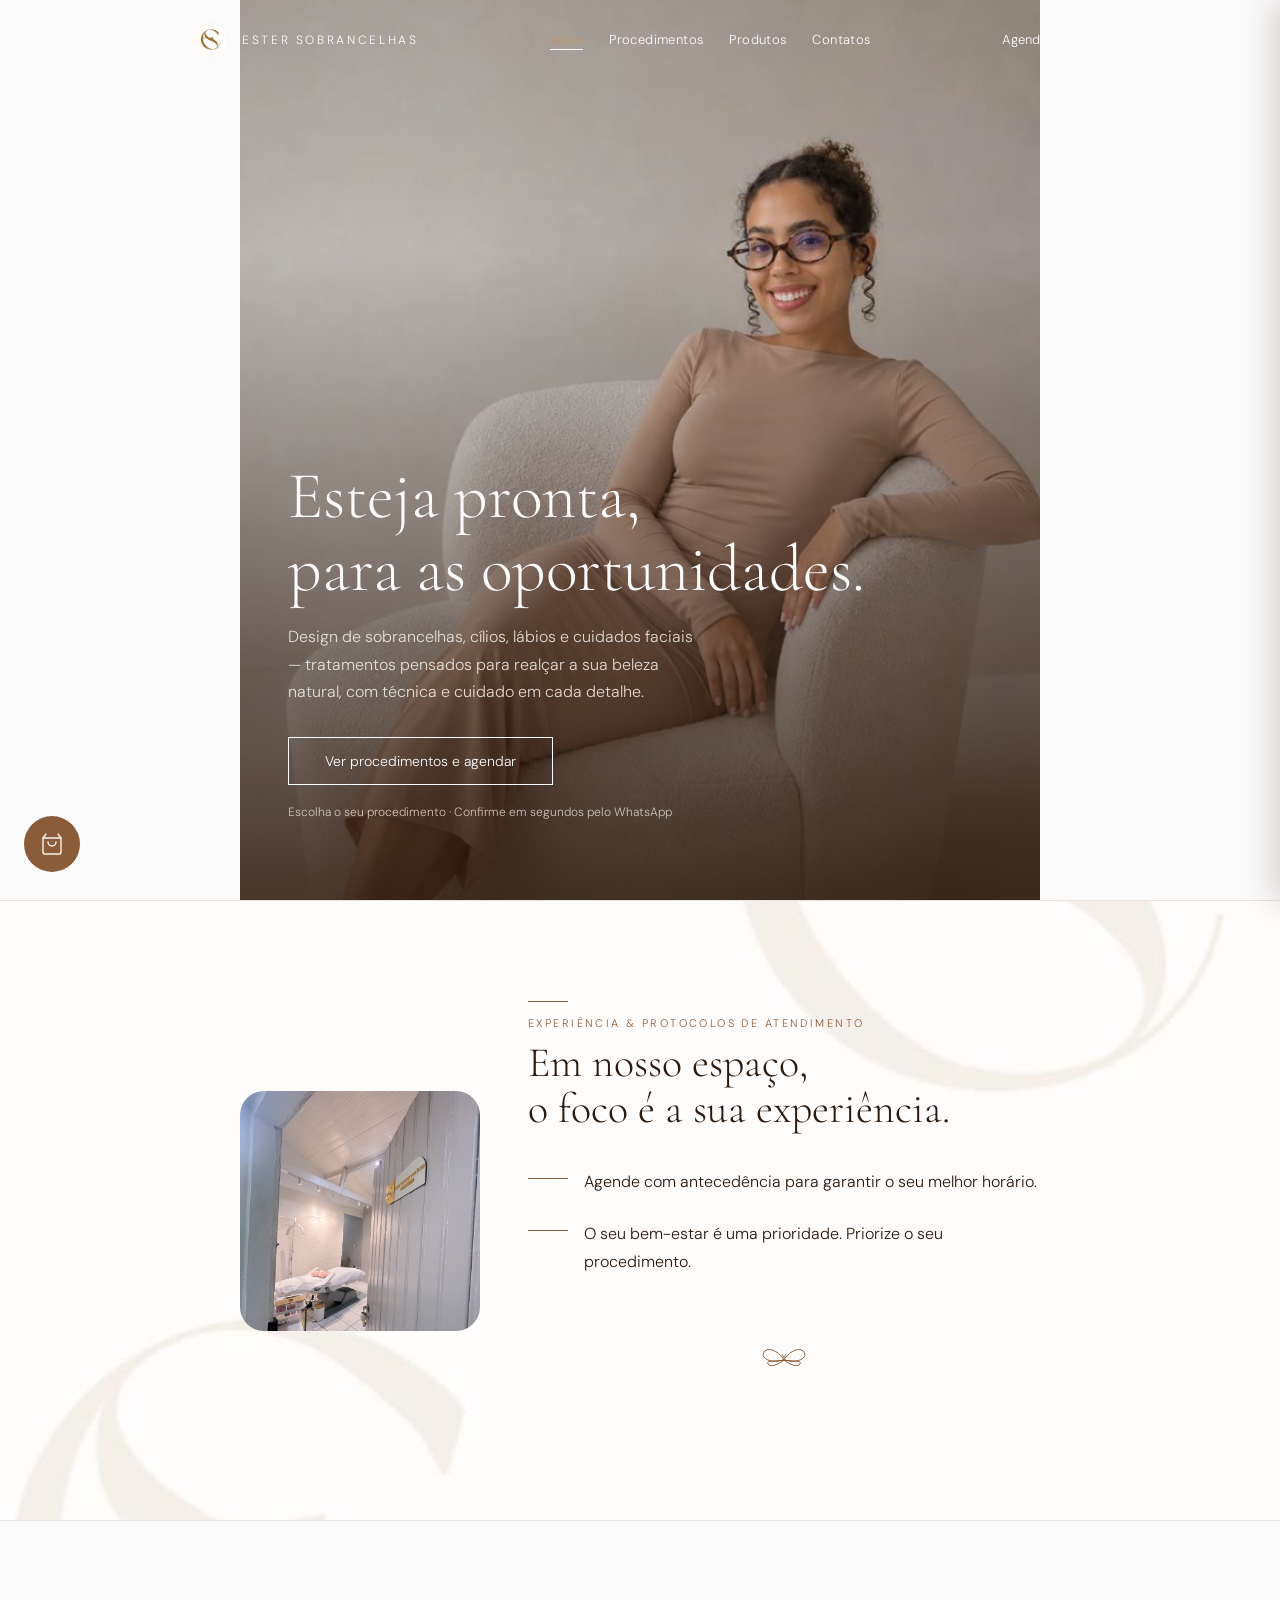
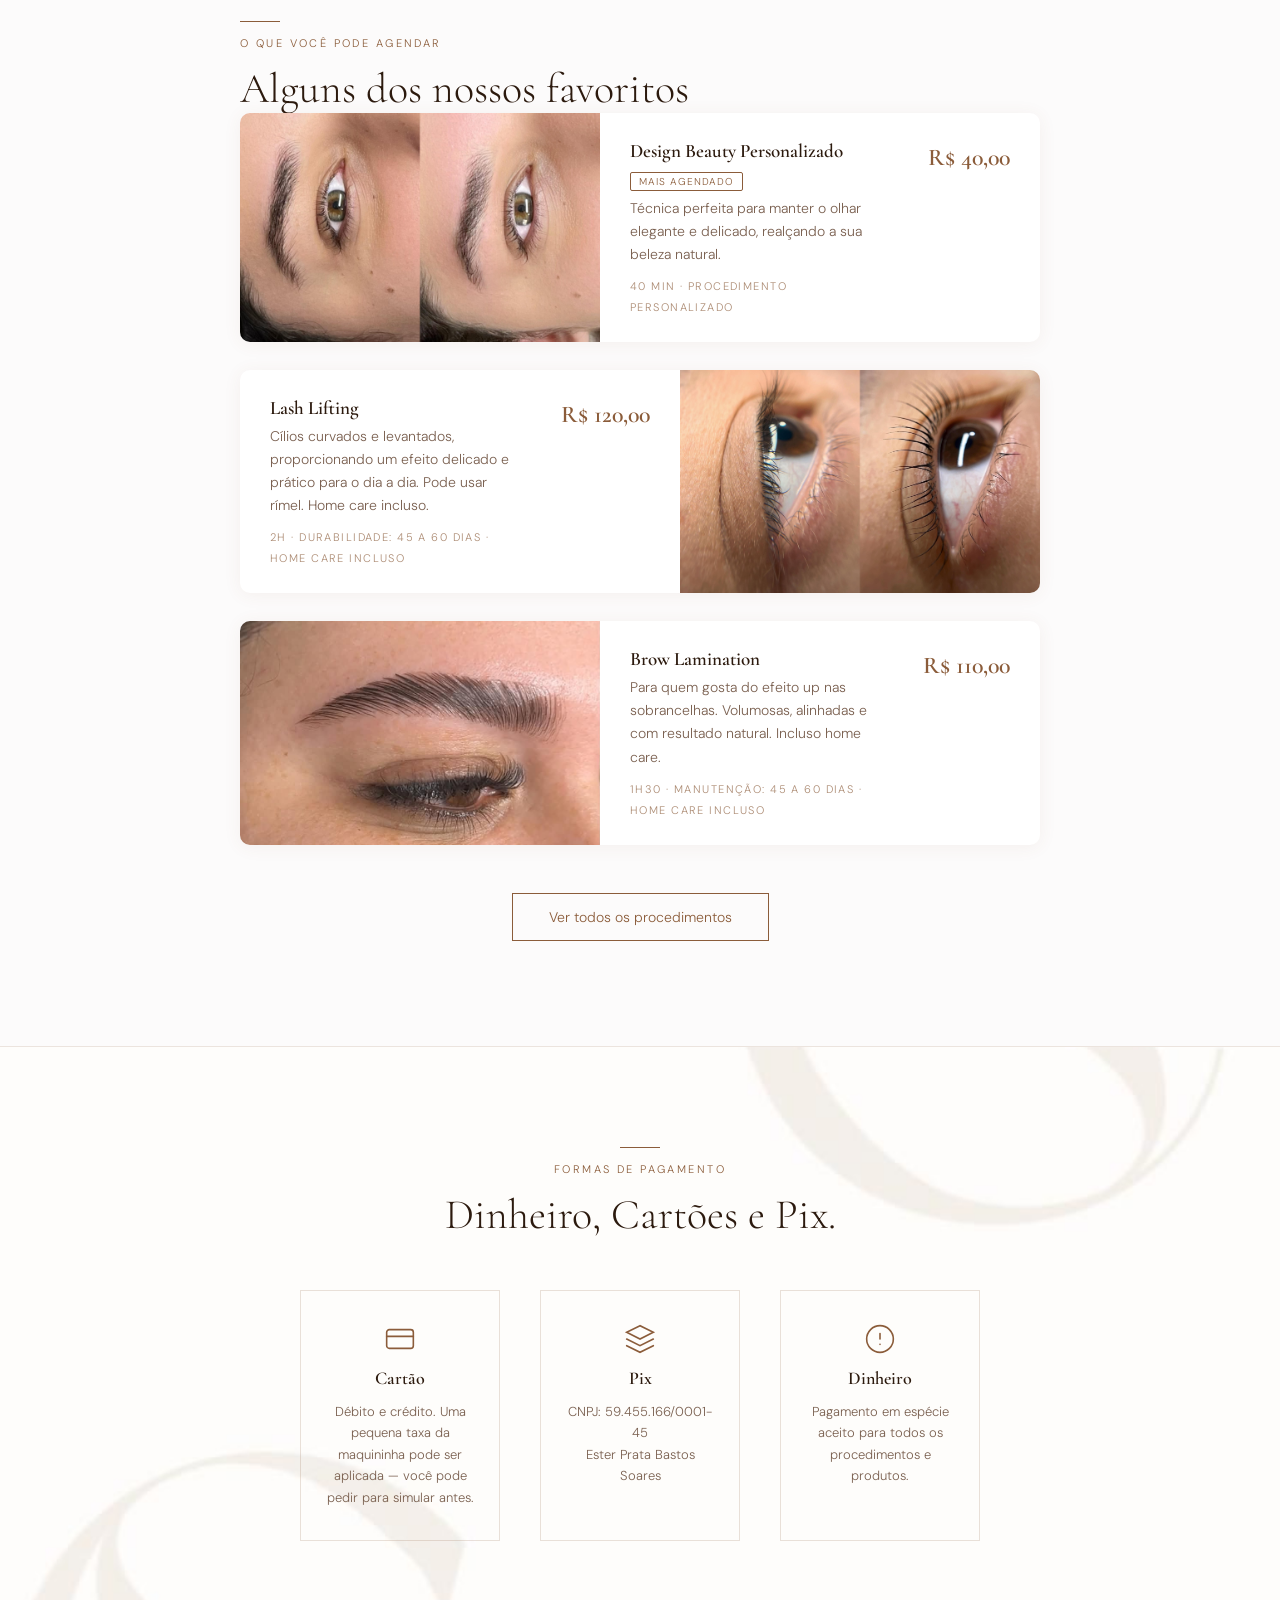
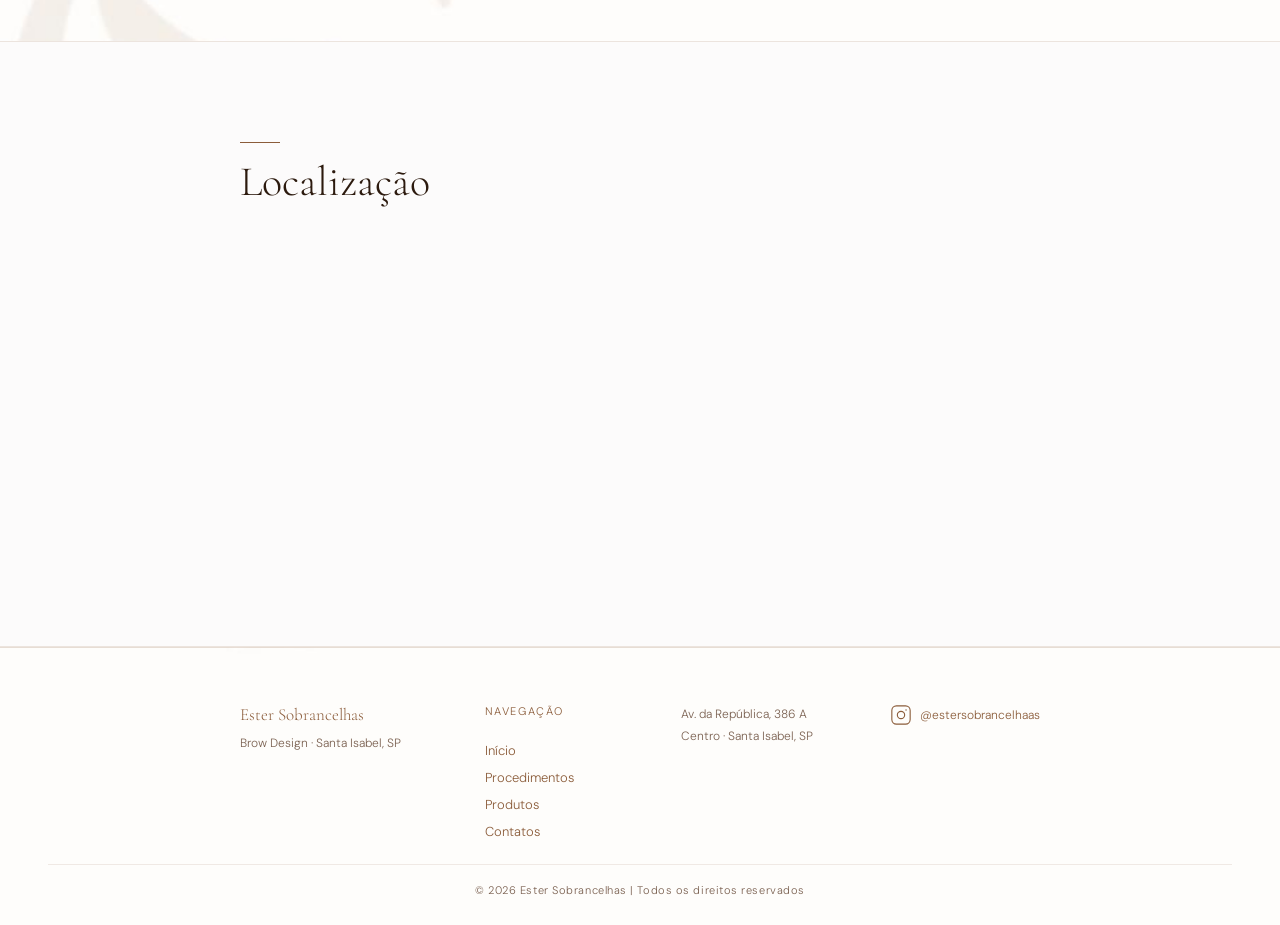
<file: index.html>
<!DOCTYPE html>
<html lang="pt-BR">

<head>
  <meta charset="UTF-8">
  <meta name="viewport" content="width=device-width, initial-scale=1.0">
  <title>Ester Sobrancelhas · Studio de Beleza & Design de Sobrancelhas</title>
  <meta name="description"
    content="Studio especializado em design de sobrancelhas, cílios, lábios e cuidados faciais em Santa Isabel, SP. Agende online pelo WhatsApp.">
  <link rel="icon" type="image/x-icon" href="imagem/logo.png">
  <link rel="preconnect" href="https://fonts.googleapis.com">
  <link rel="preconnect" href="https://fonts.gstatic.com" crossorigin>
  <link
    href="https://fonts.googleapis.com/css2?family=Cormorant+Garamond:ital,wght@0,300;0,600;1,300;1,600&family=DM+Sans:wght@300;400&display=swap"
    rel="stylesheet">

  <link rel="stylesheet" href="style.css">
</head>

<body>

  <!-- NAV -->
  <nav id="nav" role="navigation" aria-label="Navegação principal">
    <div class="nav-brand-group">
      <a href="index.html" class="nav-brand">
        <div class="nav-brand-icon"></div>
      </a>
      <a href="index.html" class="nav-brand">Ester Sobrancelhas</a>
    </div>
    <div class="nav-links">
      <a href="index.html#hero" class="active" aria-current="page">Início</a>
      <a href="procedimentos.html">Procedimentos</a>
      <a href="produtos.html">Produtos</a>
      <a href="index.html#contatos">Contatos</a>
    </div>
    <div class="nav-right">
      <a href="https://wa.me/5511995281516?text=Ol%C3%A1%2C%20Ester%21%20Encontrei%20seu%20site%20e%20quero%20agendar%20um%20hor%C3%A1rio.%20Pode%20me%20informar%20as%20datas%20dispon%C3%ADveis%3F"
        class="nav-cta" target="_blank" rel="noopener">Agendar agora</a>
      <button class="hamburger" aria-label="Abrir menu" id="hamburger-btn">
        <span></span><span></span><span></span>
      </button>
    </div>
  </nav>

  <!-- MOBILE MENU -->
  <div class="mobile-menu" id="mobile-menu" role="dialog" aria-modal="true">
    <button class="menu-close" id="menu-close" aria-label="Fechar menu">&#215;</button>
    <a href="#hero" onclick="closeMobileMenu()">Inicio</a>
    <a href="procedimentos.html" onclick="closeMobileMenu()">Procedimentos</a>
    <a href="produtos.html" onclick="closeMobileMenu()">Produtos</a>
    <a href="#contatos" onclick="closeMobileMenu()">Contatos</a>
    <a href="https://online.maapp.com.br/studiopratabeauty" target="_blank" rel="noopener"
      onclick="closeMobileMenu()">Agendar agora</a>
  </div>

  <!-- HERO -->
  <section id="hero" aria-label="Apresentação">
    <div class="hero-photo"></div>
    <div class="hero-scrim"></div>


    <div class="hero-content">
      <h1 class="hero-h1">Esteja pronta,<br>para as oportunidades.</h1>
      <p class="hero-sub">Design de sobrancelhas, cílios, lábios e cuidados faciais — tratamentos pensados para realçar
        a sua beleza natural, com técnica e cuidado em cada detalhe.</p>
      <div class="hero-cta-group">
        <a href="procedimentos.html" class="btn-outline">
          <span>Ver procedimentos e agendar</span>
        </a>
        <span class="hero-micro">Escolha o seu procedimento · Confirme em segundos pelo WhatsApp</span>
      </div>
    </div>

  </section>

  <div class="section-divider"></div>

  <!-- EXPERIÊNCIA -->
  <section id="experiencia" aria-label="Experiência e protocolos">
    <div class="section-inner exp-grid">
      <div class="exp-photo reveal">
        <div class="photo-wrap-small">
          <div class="photo-placeholder2">
          </div>
        </div>
      </div>
      <div class="exp-text">
        <span class="label-line reveal"></span>
        <span class="label reveal from-left">Experiência &amp; Protocolos de Atendimento</span>
        <h2 class="reveal" style="margin-top:10px;">Em nosso espaço,<br>o foco é a sua experiência.</h2>
        <div class="exp-items">
          <div class="exp-item reveal">
            <div class="pain-dash"></div>
            <p class="pain-text">Agende com antecedência para garantir o seu melhor horário.</p>
          </div>
          <div class="exp-item reveal">
            <div class="pain-dash"></div>
            <p class="pain-text">O seu bem-estar é uma prioridade. Priorize o seu procedimento.</p>
          </div>
          <div class="butterfly-divider" aria-hidden="true">
            <svg width="44" height="32" viewBox="0 0 44 32" fill="none">
              <path d="M22 16 C18 8 6 2 2 8 C-2 14 8 20 22 16Z" stroke="#8B5C3A" stroke-width="1" fill="none"
                stroke-linecap="round" stroke-linejoin="round" />
              <path d="M22 16 C26 8 38 2 42 8 C46 14 36 20 22 16Z" stroke="#8B5C3A" stroke-width="1" fill="none"
                stroke-linecap="round" stroke-linejoin="round" />
              <path d="M22 16 C18 20 8 24 6 20 C4 16 12 18 22 16Z" stroke="#8B5C3A" stroke-width="1" fill="none"
                stroke-linecap="round" stroke-linejoin="round" />
              <path d="M22 16 C26 20 36 24 38 20 C40 16 32 18 22 16Z" stroke="#8B5C3A" stroke-width="1" fill="none"
                stroke-linecap="round" stroke-linejoin="round" />
              <line x1="22" y1="14" x2="20" y2="10" stroke="#8B5C3A" stroke-width="0.8" />
              <line x1="22" y1="14" x2="24" y2="10" stroke="#8B5C3A" stroke-width="0.8" />
            </svg>
          </div>
        </div>
      </div>
    </div>
  </section>

  <div class="section-divider"></div>

  <!-- PROCEDIMENTOS EM DESTAQUE -->
  <section id="destaques" aria-label="Procedimentos em destaque">
    <div class="section-inner">
      <span class="label-line reveal"></span>
      <span class="label reveal from-left">O que você pode agendar</span>
      <h2 class="reveal" style="margin-top:16px;">Alguns dos nossos favoritos</h2>

      <div class="service-item reveal">
        <div class="preced-direita">
          <div class="foto1"></div>
          <div class="service-info">
            <div class="service-top">
              <div class="service-left">
                <div class="service-name">Design Beauty Personalizado <span class="tag-popular">Mais agendado</span>
                </div>
                <p class="service-desc">Técnica perfeita para manter o olhar elegante e delicado, realçando a sua beleza
                  natural.</p>
                <span class="service-meta">40 min · Procedimento personalizado</span>
              </div>
              <div class="service-price">R$ 40,00</div>
            </div>
          </div>
        </div>
      </div>
      <div class="service-item reveal">
        <div class="preced-esquerda">
          <div class="foto5"></div>
          <div class="service-info">
            <div class="service-top">
              <div class="service-left">
                <div class="service-name">Lash Lifting</div>
                <p class="service-desc">Cílios curvados e levantados, proporcionando um efeito delicado e prático para o
                  dia a dia. Pode usar rímel. Home care incluso.</p>
                <span class="service-meta">2h · Durabilidade: 45 a 60 dias · Home care incluso</span>
              </div>
              <div class="service-price">R$ 120,00</div>
            </div>
            
          </div>
        </div>
      </div>
      <div class="service-item reveal">
        <div class="preced-direita">
          <div class="foto4"></div>
          <div class="service-info">
            <div class="service-top">
              <div class="service-left">
                <div class="service-name">Brow Lamination</div>
                <p class="service-desc">Para quem gosta do efeito up nas sobrancelhas. Volumosas, alinhadas e com
                  resultado natural. Incluso home care.</p>
                <span class="service-meta">1h30 · Manutenção: 45 a 60 dias · Home care incluso</span>
              </div>
              <div class="service-price">R$ 110,00</div>
            </div>
            
          </div>
        </div>
      </div>

      <div class="featured-cta">
        <a href="procedimentos.html" class="btn-outline">
          <span>Ver todos os procedimentos</span>
        </a>
      </div>
    </div>
  </section>

  <div class="section-divider"></div>

  <!-- PAGAMENTO -->
  <section id="pagamento" aria-label="Formas de pagamento">
    <div class="section-inner narrow" style="text-align:center;">
      <span class="label-line reveal" style="margin:0 auto 14px;"></span>
      <span class="label reveal">Formas de Pagamento</span>
      <h2 class="reveal" style="margin-top:16px;">Dinheiro, Cartões e Pix.</h2>
      <div class="pagamento-grid">
        <div class="pagamento-item reveal">
          <svg width="32" height="32" viewBox="0 0 24 24" fill="none" stroke="#8B5C3A" stroke-width="1.2"
            stroke-linecap="round">
            <rect x="2" y="5" width="20" height="14" rx="2" />
            <line x1="2" y1="10" x2="22" y2="10" />
          </svg>
          <p class="pagamento-label">Cartão</p>
          <p class="pagamento-desc">Débito e crédito. Uma pequena taxa da maquininha pode ser aplicada — você pode pedir
            para simular antes.</p>
        </div>
        <div class="pagamento-item reveal">
          <svg width="32" height="32" viewBox="0 0 24 24" fill="none" stroke="#8B5C3A" stroke-width="1.2"
            stroke-linecap="round">
            <path d="M12 2L2 7l10 5 10-5-10-5z" />
            <path d="M2 17l10 5 10-5" />
            <path d="M2 12l10 5 10-5" />
          </svg>
          <p class="pagamento-label">Pix</p>
          <p class="pagamento-desc">CNPJ: 59.455.166/0001-45<br>Ester Prata Bastos Soares</p>
        </div>
        <div class="pagamento-item reveal">
          <svg width="32" height="32" viewBox="0 0 24 24" fill="none" stroke="#8B5C3A" stroke-width="1.2"
            stroke-linecap="round">
            <circle cx="12" cy="12" r="10" />
            <line x1="12" y1="8" x2="12" y2="12" />
            <line x1="12" y1="16" x2="12.01" y2="16" />
          </svg>
          <p class="pagamento-label">Dinheiro</p>
          <p class="pagamento-desc">Pagamento em espécie aceito para todos os procedimentos e produtos.</p>
        </div>
      </div>
    </div>
  </section>

  <div class="section-divider"></div>

  <!-- LOCAL -->
  <section id="local" aria-label="Localização">
    <div class="section-inner">
      <span class="label-line reveal"></span>
      <h2 class="reveal" style="margin-top:16px;">Localização</h2><br>
      <div class="maps">
        <iframe
          src="https://www.google.com/maps/embed?pb=!1m18!1m12!1m3!1d7327.778286820492!2d-46.2282361!3d-23.319780599999998!2m3!1f0!2f0!3f0!3m2!1i1024!2i768!4f13.1!3m3!1m2!1s0x94ce81c787e8cd05%3A0xef1b0789de13d46d!2sAv.%20da%20Republica%2C%20386A%20-%20Jardim%20Monte%20Serrat%2C%20Santa%20Isabel%20-%20SP%2C%2007500-000!5e0!3m2!1spt-BR!2sbr!4v1782431516575!5m2!1spt-BR!2sbr"
          width="600" height="450" style="border:0;" allowfullscreen="" loading="lazy"
          referrerpolicy="strict-origin-when-cross-origin"></iframe>
      </div>
    </div>
  </section>

  <div class="section-divider"></div>

  <!-- FOOTER -->
  <footer id="contatos">
    <div class="footer-inner">
      <div>
        <span class="footer-brand-name">Ester Sobrancelhas</span>
        <span class="footer-sub">Brow Design · Santa Isabel, SP</span>
      </div>
      <div class="footer-nav">
        <span class="footer-nav-title">Navegação</span>
        <a href="index.html">Início</a>
        <a href="procedimentos.html">Procedimentos</a>
        <a href="produtos.html">Produtos</a>
        <a href="#contatos">Contatos</a>
      </div>
      <div>
        <a href="https://maps.app.goo.gl/1htjmqjbZmZFP3qn6?g_st=ic" class="footer-address" target="_blank"
          rel="noopener">
          Av. da República, 386 A<br>Centro · Santa Isabel, SP
        </a>
      </div>
      <div class="footer-social">
        <a href="https://www.instagram.com/estersobrancelhaas?igsh=am1hY3pqaXh1bGdt&utm_source=qr"
          class="footer-ig-link" target="_blank" rel="noopener" aria-label="Instagram da Ester Sobrancelhas">
          <svg viewBox="0 0 24 24" fill="none" stroke="#8B5C3A" stroke-width="1.2" stroke-linecap="round"
            stroke-linejoin="round">
            <rect x="2" y="2" width="20" height="20" rx="5" />
            <circle cx="12" cy="12" r="4" />
            <circle cx="17.5" cy="6.5" r="0.8" fill="#8B5C3A" stroke="none" />
          </svg>
          <span class="footer-ig-handle">@estersobrancelhaas</span>
        </a>
      </div>
    </div>
    <div class="footer-bottom">
      <p>&copy; <span id="ano"></span> Ester Sobrancelhas | Todos os direitos reservados</p>

      <script>
        document.getElementById('ano').textContent = new Date().getFullYear();
      </script>
    </div>
  </footer>

  <!-- FLOATING WHATSAPP -->
  <div id="whatsapp-float" aria-label="Agendar via WhatsApp">
    <a href="https://wa.me/5511995281516?text=Ol%C3%A1%2C%20Ester%21%20Encontrei%20seu%20site%20e%20quero%20agendar%20um%20hor%C3%A1rio."
      target="_blank" rel="noopener" aria-label="Abrir WhatsApp">
      <div class="wa-pulse-ring"></div>
      <span class="wa-tooltip">Agendar via WhatsApp</span>
      <svg width="26" height="26" viewBox="0 0 24 24" fill="#F5F1EC" aria-hidden="true">
        <path
          d="M17.472 14.382c-.297-.149-1.758-.867-2.03-.967-.273-.099-.471-.148-.67.15-.197.297-.767.966-.94 1.164-.173.199-.347.223-.644.075-.297-.15-1.255-.463-2.39-1.475-.883-.788-1.48-1.761-1.653-2.059-.173-.297-.018-.458.13-.606.134-.133.298-.347.446-.52.149-.174.198-.298.298-.497.099-.198.05-.371-.025-.52-.075-.149-.669-1.612-.916-2.207-.242-.579-.487-.5-.669-.51-.173-.008-.371-.01-.57-.01-.198 0-.52.074-.792.372-.272.297-1.04 1.016-1.04 2.479 0 1.462 1.065 2.875 1.213 3.074.149.198 2.096 3.2 5.077 4.487.709.306 1.262.489 1.694.625.712.227 1.36.195 1.871.118.571-.085 1.758-.719 2.006-1.413.248-.694.248-1.289.173-1.413-.074-.124-.272-.198-.57-.347m-5.421 7.403h-.004a9.87 9.87 0 01-5.031-1.378l-.361-.214-3.741.982.998-3.648-.235-.374a9.86 9.86 0 01-1.51-5.26c.001-5.45 4.436-9.884 9.888-9.884 2.64 0 5.122 1.03 6.988 2.898a9.825 9.825 0 012.893 6.994c-.003 5.45-4.437 9.884-9.885 9.884m8.413-18.297A11.815 11.815 0 0012.05 0C5.495 0 .16 5.335.157 11.892c0 2.096.547 4.142 1.588 5.945L.057 24l6.305-1.654a11.882 11.882 0 005.683 1.448h.005c6.554 0 11.89-5.335 11.893-11.893a11.821 11.821 0 00-3.48-8.413z" />
      </svg>
    </a>
  </div>

  <!-- CARRINHO -->
  <div id="cart-float" aria-label="Carrinho de agendamento">
    <button id="cart-btn" aria-label="Abrir carrinho de agendamento">
      <svg viewBox="0 0 24 24" fill="none" stroke="#F5F1EC" stroke-width="1.4" stroke-linecap="round"
        stroke-linejoin="round">
        <path d="M6 2L3 6v14a2 2 0 002 2h14a2 2 0 002-2V6l-3-4" />
        <line x1="3" y1="6" x2="21" y2="6" />
        <path d="M16 10a4 4 0 01-8 0" />
      </svg>
      <span class="cart-count" id="cart-count">0</span>
    </button>
  </div>

  <div class="cart-overlay" id="cart-overlay"></div>
  <div class="cart-panel" id="cart-panel" role="dialog" aria-modal="true" aria-label="Seu carrinho de agendamento">
    <div class="cart-panel-header">
      <h3>Seu Agendamento</h3>
      <button id="cart-close" aria-label="Fechar carrinho">&#215;</button>
    </div>
    <div class="cart-items" id="cart-items">
      <p class="cart-empty">Seu carrinho está vazio.<br>Adicione procedimentos ou produtos para agendar.</p>
    </div>
    <div class="cart-footer">
      <div class="cart-total-row">
        <span>Total estimado</span>
        <span id="cart-total">R$ 0,00</span>
      </div>
      <a href="procedimentos.html" class="btn-outline" style="text-align:center;">
        <span>Ver procedimentos</span>
      </a>
      <button id="cart-finish" class="btn-filled">Finalizar Agendamento</button>
    </div>
  </div>

  <script src="script.js"></script>
</body>

</html>
</file>
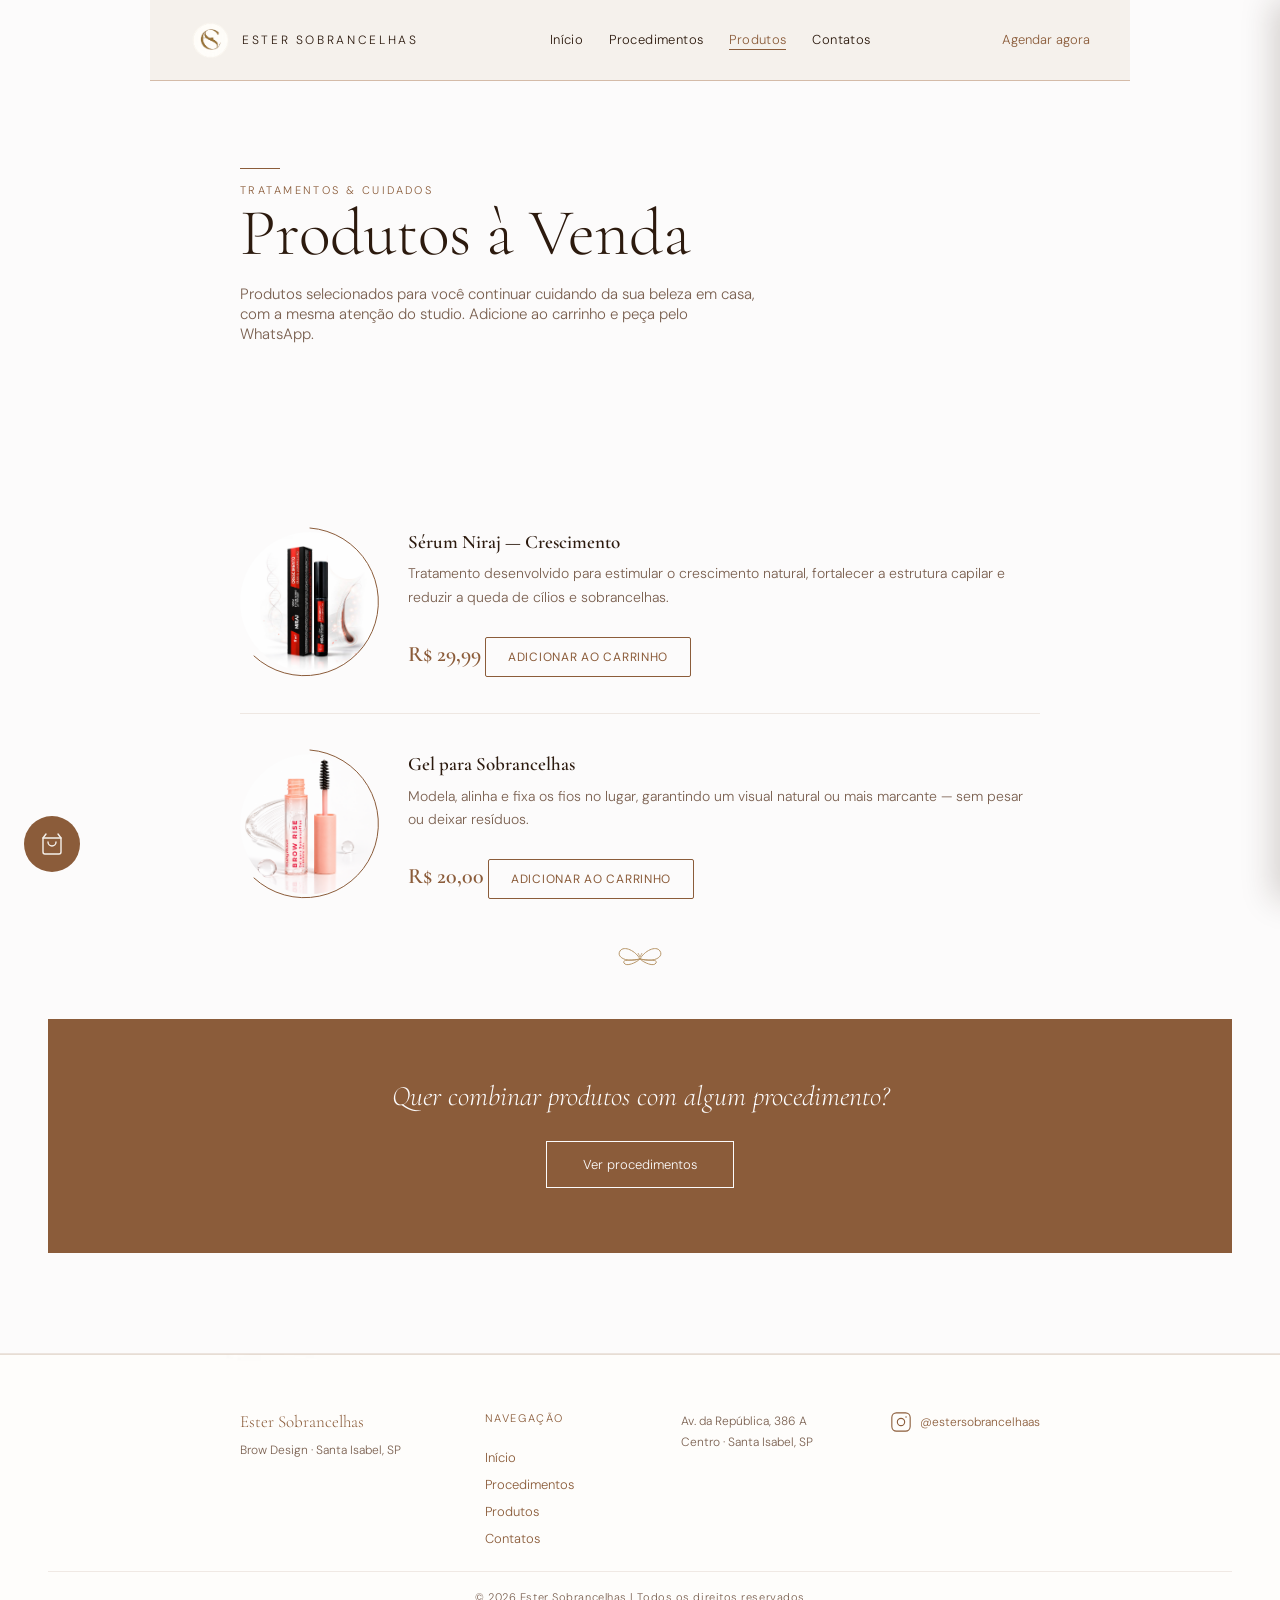
<file: produtos.html>
<!DOCTYPE html>
<html lang="pt-BR">
<head>
<meta charset="UTF-8">
<meta name="viewport" content="width=device-width, initial-scale=1.0">
<title>Produtos · Ester Sobrancelhas</title>
<meta name="description" content="Produtos selecionados pelo Studio Ester Sobrancelhas para você continuar cuidando da sua beleza em casa. Escolha e peça pelo WhatsApp.">
<link rel="icon" type="image/x-icon" href="imagem/logo.png">
<link rel="preconnect" href="https://fonts.googleapis.com">
<link rel="preconnect" href="https://fonts.gstatic.com" crossorigin>
<link href="https://fonts.googleapis.com/css2?family=Cormorant+Garamond:ital,wght@0,300;0,600;1,300;1,600&family=DM+Sans:wght@300;400&display=swap" rel="stylesheet">
<link rel="stylesheet" href="style.css">
</head>
<body>

<!-- NAV -->
<nav id="nav" role="navigation" aria-label="Navegação principal">
  <div class="nav-brand-group">
    <a href="index.html" class="nav-brand"><div class="nav-brand-icon"></div></a>
    <a href="index.html" class="nav-brand">Ester Sobrancelhas</a>
  </div>
  <div class="nav-links">
    <a href="index.html#hero">Início</a>
    <a href="procedimentos.html">Procedimentos</a>
    <a href="produtos.html" class="active" aria-current="page">Produtos</a>
    <a href="index.html#contatos">Contatos</a>
  </div>
  <div class="nav-right">
    <a href="https://wa.me/5511995281516?text=Ol%C3%A1%2C%20Ester%21%20Encontrei%20seu%20site%20e%20quero%20agendar%20um%20hor%C3%A1rio.%20Pode%20me%20informar%20as%20datas%20dispon%C3%ADveis%3F" class="nav-cta" target="_blank" rel="noopener">Agendar agora</a>
    <button class="hamburger" aria-label="Abrir menu" id="hamburger-btn">
      <span></span><span></span><span></span>
    </button>
  </div>
</nav>

<!-- MOBILE MENU -->
<div class="mobile-menu" id="mobile-menu" role="dialog" aria-modal="true">
  <button class="menu-close" id="menu-close" aria-label="Fechar menu">&#215;</button>
  <a href="index.html#hero" onclick="closeMobileMenu()">Início</a>
  <a href="procedimentos.html" onclick="closeMobileMenu()">Procedimentos</a>
  <a href="produtos.html" onclick="closeMobileMenu()">Produtos</a>
  <a href="index.html#contatos" onclick="closeMobileMenu()">Contatos</a>
  <a href="https://online.maapp.com.br/studiopratabeauty" target="_blank" rel="noopener" onclick="closeMobileMenu()">Agendar agora</a>
</div>

<!-- CABEÇALHO DA PÁGINA -->
<section class="page-header" aria-label="Produtos">
  <div class="section-inner">
    <span class="label-line revealed"></span>
    <span class="label">Tratamentos &amp; Cuidados</span>
    <h1>Produtos à Venda</h1>
    <p class="page-header-sub">Produtos selecionados para você continuar cuidando da sua beleza em casa, com a mesma atenção do studio. Adicione ao carrinho e peça pelo WhatsApp.</p>
  </div>
</section>

<section id="produtos" aria-label="Lista de produtos">
  <div class="section-inner">
    <div class="produtos-grid">
      <div class="produto-item reveal">
        <div class="produto-photo">
          <div class="photo-placeholder3"></div>
          <svg class="arc-svg" viewBox="0 0 168 168" fill="none" aria-hidden="true">
            <path d="M84 10 A74 74 0 1 1 28 138" stroke="#8B5C3A" stroke-width="1" fill="none" stroke-linecap="round"/>
          </svg>
        </div>
        <div class="produto-info">
          <h3 class="produto-name">Sérum Niraj — Crescimento</h3>
          <p class="produto-desc">Tratamento desenvolvido para estimular o crescimento natural, fortalecer a estrutura capilar e reduzir a queda de cílios e sobrancelhas.</p>
          <span class="produto-price">R$ 29,99</span>
          <button class="add-to-cart-btn" data-id="serum-niraj" data-name="Sérum Niraj — Crescimento" data-price="29.99" data-type="produto">
            <span>Adicionar ao carrinho</span>
          </button>
        </div>
      </div>

      <div class="produto-item reveal">
        <div class="produto-photo">
          <div class="photo-placeholder4"></div>
          <svg class="arc-svg" viewBox="0 0 168 168" fill="none" aria-hidden="true">
            <path d="M84 10 A74 74 0 1 1 28 138" stroke="#8B5C3A" stroke-width="1" fill="none" stroke-linecap="round"/>
          </svg>
        </div>
        <div class="produto-info">
          <h3 class="produto-name">Gel para Sobrancelhas</h3>
          <p class="produto-desc">Modela, alinha e fixa os fios no lugar, garantindo um visual natural ou mais marcante — sem pesar ou deixar resíduos.</p>
          <span class="produto-price">R$ 20,00</span>
          <button class="add-to-cart-btn" data-id="gel-sobrancelhas" data-name="Gel para Sobrancelhas" data-price="20.00" data-type="produto">
            <span>Adicionar ao carrinho</span>
          </button>
        </div>
      </div>
    </div>

    <!-- BUTTERFLY -->
    <div class="butterfly-divider reveal" aria-hidden="true">
      <svg width="44" height="32" viewBox="0 0 44 32" fill="none"><path d="M22 16 C18 8 6 2 2 8 C-2 14 8 20 22 16Z" stroke="#B8976A" stroke-width="1" fill="none" stroke-linecap="round" stroke-linejoin="round"/><path d="M22 16 C26 8 38 2 42 8 C46 14 36 20 22 16Z" stroke="#B8976A" stroke-width="1" fill="none" stroke-linecap="round" stroke-linejoin="round"/><path d="M22 16 C18 20 8 24 6 20 C4 16 12 18 22 16Z" stroke="#B8976A" stroke-width="1" fill="none" stroke-linecap="round" stroke-linejoin="round"/><path d="M22 16 C26 20 36 24 38 20 C40 16 32 18 22 16Z" stroke="#B8976A" stroke-width="1" fill="none" stroke-linecap="round" stroke-linejoin="round"/><line x1="22" y1="14" x2="20" y2="10" stroke="#B8976A" stroke-width="0.8"/><line x1="22" y1="14" x2="24" y2="10" stroke="#B8976A" stroke-width="0.8"/></svg>
    </div>
  </div>

  <!-- PRODUCTS CTA STRIP -->
  <div class="services-cta-strip">
    <p class="reveal">Quer combinar produtos com algum procedimento?</p>
    <a href="procedimentos.html" class="btn-outline-light reveal">
      <span>Ver procedimentos</span>
    </a>
  </div>
</section>

<div class="section-divider"></div>

<!-- FOOTER -->
<footer>
  <div class="footer-inner">
    <div>
      <span class="footer-brand-name">Ester Sobrancelhas</span>
      <span class="footer-sub">Brow Design · Santa Isabel, SP</span>
    </div>
    <div class="footer-nav">
      <span class="footer-nav-title">Navegação</span>
      <a href="index.html">Início</a>
      <a href="procedimentos.html">Procedimentos</a>
      <a href="produtos.html">Produtos</a>
      <a href="index.html#contatos">Contatos</a>
    </div>
    <div>
      <a href="https://maps.app.goo.gl/1htjmqjbZmZFP3qn6?g_st=ic" class="footer-address" target="_blank" rel="noopener">
        Av. da República, 386 A<br>Centro · Santa Isabel, SP
      </a>
    </div>
    <div class="footer-social">
      <a href="https://www.instagram.com/estersobrancelhaas?igsh=am1hY3pqaXh1bGdt&utm_source=qr" class="footer-ig-link" target="_blank" rel="noopener" aria-label="Instagram da Ester Sobrancelhas">
        <svg viewBox="0 0 24 24" fill="none" stroke="#8B5C3A" stroke-width="1.2" stroke-linecap="round" stroke-linejoin="round"><rect x="2" y="2" width="20" height="20" rx="5"/><circle cx="12" cy="12" r="4"/><circle cx="17.5" cy="6.5" r="0.8" fill="#8B5C3A" stroke="none"/></svg>
        <span class="footer-ig-handle">@estersobrancelhaas</span>
      </a>
    </div>
  </div>
  <div class="footer-bottom">
    <p>&copy; <span id="ano"></span> Ester Sobrancelhas | Todos os direitos reservados</p>

<script>
  document.getElementById('ano').textContent = new Date().getFullYear();
</script></div>
</footer>

<!-- FLOATING WHATSAPP -->
<div id="whatsapp-float" aria-label="Agendar via WhatsApp">
  <a href="https://wa.me/5511995281516?text=Ol%C3%A1%2C%20Ester%21%20Encontrei%20seu%20site%20e%20quero%20agendar%20um%20hor%C3%A1rio." target="_blank" rel="noopener" aria-label="Abrir WhatsApp">
    <div class="wa-pulse-ring"></div>
    <span class="wa-tooltip">Agendar via WhatsApp</span>
    <svg width="26" height="26" viewBox="0 0 24 24" fill="#F5F1EC" aria-hidden="true"><path d="M17.472 14.382c-.297-.149-1.758-.867-2.03-.967-.273-.099-.471-.148-.67.15-.197.297-.767.966-.94 1.164-.173.199-.347.223-.644.075-.297-.15-1.255-.463-2.39-1.475-.883-.788-1.48-1.761-1.653-2.059-.173-.297-.018-.458.13-.606.134-.133.298-.347.446-.52.149-.174.198-.298.298-.497.099-.198.05-.371-.025-.52-.075-.149-.669-1.612-.916-2.207-.242-.579-.487-.5-.669-.51-.173-.008-.371-.01-.57-.01-.198 0-.52.074-.792.372-.272.297-1.04 1.016-1.04 2.479 0 1.462 1.065 2.875 1.213 3.074.149.198 2.096 3.2 5.077 4.487.709.306 1.262.489 1.694.625.712.227 1.36.195 1.871.118.571-.085 1.758-.719 2.006-1.413.248-.694.248-1.289.173-1.413-.074-.124-.272-.198-.57-.347m-5.421 7.403h-.004a9.87 9.87 0 01-5.031-1.378l-.361-.214-3.741.982.998-3.648-.235-.374a9.86 9.86 0 01-1.51-5.26c.001-5.45 4.436-9.884 9.888-9.884 2.64 0 5.122 1.03 6.988 2.898a9.825 9.825 0 012.893 6.994c-.003 5.45-4.437 9.884-9.885 9.884m8.413-18.297A11.815 11.815 0 0012.05 0C5.495 0 .16 5.335.157 11.892c0 2.096.547 4.142 1.588 5.945L.057 24l6.305-1.654a11.882 11.882 0 005.683 1.448h.005c6.554 0 11.89-5.335 11.893-11.893a11.821 11.821 0 00-3.48-8.413z"/></svg>
  </a>
</div>

<!-- CARRINHO -->
<div id="cart-float" aria-label="Carrinho de agendamento">
  <button id="cart-btn" aria-label="Abrir carrinho de agendamento">
    <svg viewBox="0 0 24 24" fill="none" stroke="#F5F1EC" stroke-width="1.4" stroke-linecap="round" stroke-linejoin="round"><path d="M6 2L3 6v14a2 2 0 002 2h14a2 2 0 002-2V6l-3-4"/><line x1="3" y1="6" x2="21" y2="6"/><path d="M16 10a4 4 0 01-8 0"/></svg>
    <span class="cart-count" id="cart-count">0</span>
  </button>
</div>

<div class="cart-overlay" id="cart-overlay"></div>
<div class="cart-panel" id="cart-panel" role="dialog" aria-modal="true" aria-label="Seu carrinho de agendamento">
  <div class="cart-panel-header">
    <h3>Seu Agendamento</h3>
    <button id="cart-close" aria-label="Fechar carrinho">&#215;</button>
  </div>
  <div class="cart-items" id="cart-items">
    <p class="cart-empty">Seu carrinho está vazio.<br>Adicione procedimentos ou produtos para agendar.</p>
  </div>
  <div class="cart-footer">
    <div class="cart-total-row">
      <span>Total estimado</span>
      <span id="cart-total">R$ 0,00</span>
    </div>
    <a href="procedimentos.html" class="btn-outline" style="text-align:center;">
      <span>Ver procedimentos</span>
    </a>
    <button id="cart-finish" class="btn-filled">Finalizar Agendamento</button>
  </div>
</div>

<script src="script.js"></script>
</body>
</html>
</file>
<file: style.css>
:root {
  --bg:         #fcfbfb;
  --bg-alt:     #fcfbfb;
  --bg-soft:    #fcfbfb;
  --copper:     #8B5C3A;
  --copper-warm:#A0714F;
  --gold:       #B8976A;
  --text:       #2C1A0E;
  --muted:      #7A6050;
  --light:      #fcfbfb;
}

*, *::before, *::after { box-sizing: border-box; margin: 0; padding: 0; }
html { scroll-behavior: smooth; font-size: 16px; }
body { font-family: 'DM Sans', sans-serif; font-weight: 300; background: var(--bg); color: var(--text); overflow-x: hidden; }

h1, h2, h3 { font-family: 'Cormorant Garamond', serif; font-weight: 300; line-height: 1.1; }
h1 { font-size: clamp(38px, 6vw, 66px); }
h2 { font-size: clamp(26px, 4vw, 42px); }
h3 { font-size: clamp(17px, 2.2vw, 21px); font-weight: 600; }

.label { font-family: 'DM Sans', sans-serif; font-weight: 300; font-size: 11px; letter-spacing: 0.22em; text-transform: uppercase; color: var(--copper); display: block; }
.label-line { display: block; width: 0; height: 1px; background: var(--copper); margin-bottom: 14px; transition: width 0.5s ease; }
.label-line.revealed { width: 40px; }

.reveal { opacity: 0; transform: translateY(22px); transition: opacity 0.7s ease, transform 0.7s ease; }
.reveal.from-left { transform: translateX(-14px); }
.reveal.revealed { opacity: 1; transform: translate(0, 0); }

/* NAV */
.nav-brand-icon{
  width: 40px;
  height: 40px;
  border-radius: 50%;
  background-image: url('imagem/logo.png');
  background-size: cover;
}
#nav { max-width:800px; margin: 0 auto; position: fixed; top: 0; left: 0; right: 0; z-index: 100; padding: 20px 48px; display: flex; align-items: center; justify-content: space-between; transition: background 0.35s ease, border-color 0.35s ease; border-bottom: 1px solid transparent; }
#nav.scrolled { background: rgba(245,241,236,0.96); border-bottom-color: #D4BBA8; backdrop-filter: blur(8px); }
.nav-brand { font-family: 'DM Sans', sans-serif; font-weight: 300; font-size: 12px; letter-spacing: 0.22em; text-transform: uppercase; color: var(--light); text-decoration: none; transition: color 0.35s ease; }
#nav.scrolled .nav-brand { color: var(--text); }
.nav-cta { font-family: 'DM Sans', sans-serif; font-weight: 300; font-size: 13px; color: var(--light); text-decoration: none; position: relative; padding-bottom: 2px; transition: color 0.35s ease; }
#nav.scrolled .nav-cta { color: var(--copper); }
.nav-cta::after { content: ''; position: absolute; bottom: 0; left: 0; width: 100%; height: 1px; background: var(--light); transform: scaleX(0); transform-origin: left; transition: transform 0.3s ease, background 0.35s ease; }
#nav.scrolled .nav-cta::after { background: var(--copper); }
.nav-cta:hover::after { transform: scaleX(1); }
.hamburger { display: none; flex-direction: column; gap: 5px; cursor: pointer; background: none; border: none; padding: 4px; }
.hamburger span { display: block; width: 24px; height: 1px; background: var(--light); transition: background 0.35s ease; }
#nav.scrolled .hamburger span { background: var(--copper); }

/* NAV — links do desktop (a única navegação entre páginas antes ficava presa dentro do menu
   mobile, que só abre pelo hamburger — e o hamburger fica escondido no desktop. Resultado:
   no desktop não existia nenhum jeito de navegar entre as páginas. Isso adiciona uma barra
   de links visível a partir de 769px, e o hamburger/menu mobile continuam exclusivos do mobile. */
.nav-brand-group { display: flex; align-items: center; gap: 12px; }
.nav-links { display: flex; align-items: center; gap: 26px; }
.nav-links a { font-family: 'DM Sans', sans-serif; font-weight: 300; font-size: 13px; letter-spacing: 0.03em; color: var(--light); text-decoration: none; position: relative; padding-bottom: 2px; white-space: nowrap; transition: color 0.35s ease; }
.nav-links a::after { content: ''; position: absolute; bottom: 0; left: 0; width: 100%; height: 1px; background: var(--light); transform: scaleX(0); transform-origin: left; transition: transform 0.3s ease, background 0.35s ease; }
.nav-links a:hover::after, .nav-links a.active::after { transform: scaleX(1); }
.nav-links a.active { color: var(--gold); }
#nav.scrolled .nav-links a { color: var(--text); }
#nav.scrolled .nav-links a::after { background: var(--copper); }
#nav.scrolled .nav-links a.active { color: var(--copper); }
.nav-right { display: flex; align-items: center; gap: 28px; }

@media (min-width: 769px) {
  #nav { max-width: 980px; padding: 20px 40px; }
}

/* faixa estreita de desktop/tablet — aperta os espaçamentos pra tudo continuar cabendo numa linha só */
@media (min-width: 769px) and (max-width: 900px) {
  #nav { padding: 18px 24px; }
  .nav-brand-group { gap: 8px; }
  .nav-brand:nth-of-type(2) { font-size: 11px; }
  .nav-links { gap: 14px; }
  .nav-links a { font-size: 12px; }
  .nav-right { gap: 16px; }
  .nav-cta { font-size: 12px; }
}

.mobile-menu { position: fixed; inset: 0; background: var(--bg); z-index: 200; display: flex; flex-direction: column; align-items: center; justify-content: center; gap: 36px; transform: translateX(100%); transition: transform 0.4s cubic-bezier(0.77,0,0.175,1); }
.mobile-menu.open { transform: translateX(0); }
.mobile-menu a { font-family: 'Cormorant Garamond', serif; font-weight: 300; font-size: 30px; color: var(--text); text-decoration: none; opacity: 0; transform: translateY(16px); transition: opacity 0.3s ease, transform 0.3s ease, color 0.2s; }
.mobile-menu.open a { opacity: 1; transform: translateY(0); }
.mobile-menu.open a:nth-child(2) { transition-delay: 0.1s; }
.mobile-menu.open a:nth-child(3) { transition-delay: 0.17s; }
.mobile-menu.open a:nth-child(4) { transition-delay: 0.24s; }
.mobile-menu.open a:nth-child(5) { transition-delay: 0.31s; }
.mobile-menu.open a:nth-child(6) { transition-delay: 0.38s; }
.mobile-menu a:hover { color: var(--copper); }
.menu-close { position: absolute; top: 24px; right: 32px; background: none; border: none; font-size: 24px; color: var(--copper); cursor: pointer; }

/* HERO — foto de fundo full-bleed */
#hero {
  position: relative;
  max-width: 800px;
  min-height: 100svh;
  margin: 0 auto;
  display: flex;
  flex-direction: column;
  justify-content: flex-end;
  overflow: hidden;
  padding: 0;
}
.hero-photo {
  position: absolute;
  inset: 0;
  background-image: url('imagem/propriet1.jpg');
  background-size: cover;
  background-position: center 60%;
  z-index: 0;
}
.hero-scrim {
  position: absolute;
  inset: 0;
  z-index: 1;
  background: linear-gradient(180deg, rgba(44,26,14,0.12) 0%, rgba(44,26,14,0.05) 28%, rgba(44,26,14,0.55) 72%, rgba(44,26,14,0.86) 100%);
}
.hero-top-label {
  position: absolute;
  top: 96px;
  left: 20px;
  right: 20px;
  z-index: 2;
  animation: fadeUp 0.6s ease 0.3s both;
}
.hero-top-label .label-line { background: var(--light); }
.hero-top-label .label { color: var(--light); opacity: 0.92; }

.hero-content {
  position: relative;
  z-index: 2;
  padding: 0 20px 56px;
  max-width: 640px;
}
.hero-h1 { margin-bottom: 18px; color: var(--light); animation: fadeUp 0.9s ease 0.5s both; }
.hero-sub { font-size: 16px; line-height: 1.7; color: rgba(245,241,236,0.86); margin-bottom: 32px; max-width: 420px; animation: fadeUp 0.9s ease 0.7s both; }
.hero-cta-group { animation: scaleIn 0.7s ease 0.95s both; }
.hero-micro { display: block; margin-top: 14px; font-size: 12px; color: rgba(245,241,236,0.75); }

#hero .btn-outline { border-color: var(--light); color: var(--light); }
#hero .btn-outline::before { background: var(--light); }
#hero .btn-outline:hover { color: var(--copper); }

.scroll-indicator { position: relative; z-index: 2; align-self: center; margin-bottom: 22px; display: flex; flex-direction: column; align-items: center; gap: 8px; opacity: 0; animation: fadeIn 0.5s ease 1.6s forwards; }
.scroll-line { width: 1px; height: 32px; background: var(--light); opacity: 0.8; animation: scrollBounce 2.2s ease-in-out infinite; }
.scroll-label { font-size: 10px; letter-spacing: 0.18em; text-transform: uppercase; color: var(--light); opacity: 0.8; }

@keyframes fadeUp { from { opacity: 0; transform: translateY(28px); } to { opacity: 1; transform: translateY(0); } }
@keyframes scaleIn { from { opacity: 0; transform: scale(0.95); } to { opacity: 1; transform: scale(1); } }
@keyframes fadeIn { to { opacity: 1; } }
@keyframes scrollBounce { 0%, 100% { transform: translateY(0); } 50% { transform: translateY(10px); } }
@keyframes slowRotate { from { transform: translate(-50%,-50%) rotate(0deg); } to { transform: translate(-50%,-50%) rotate(360deg); } }

@media (min-width: 700px) {
  .hero-top-label { top: 112px; left: 48px; }
  .hero-content { padding: 0 48px 80px; max-width: 680px; }
}

/* PHOTO */
.photo-wrap { position: relative; display: inline-block; width: 320px; height: 320px; }
.photo-wrap.small { width: 240px; height: 240px; }
.photo-wrap-small { width: 240px; height: 240px; flex-shrink: 0; }
.photo-wrap.authority { width: 280px; height: 280px; }
.photo-wrap .photo-placeholder1,
.photo-wrap .photo-placeholder2 { position: absolute; inset: 0; width: 100%; height: 100%; }
.photo-placeholder1 { border-radius: 50%; background-image: url('imagem/propriet1.jpg');
  background-size: cover;
  background-position: center;
  display: flex;
  align-items: center;
  justify-content: center; }
  .photo-placeholder2 { border-radius: 10%; 
  width: 100%;
  height: 100%;
  background-image: url('imagem/studio.jpg');
  background-size: cover;
  background-position: center 15%;
  display: flex;
  align-items: center;
  justify-content: center; }
.photo-placeholder2 span { font-family: 'Cormorant Garamond', serif; font-size: 13px; color: var(--muted); letter-spacing: 0.1em; }
.photo-caption { margin-top: 16px; font-size: 11px; letter-spacing: 0.18em; text-transform: uppercase; color: var(--copper); text-align: center; }
.arc-svg { position: absolute; top: 50%; left: 50%; transform: translate(-50%,-50%); pointer-events: none; width: 116%; height: 116%; }
.arc-svg.rotating { animation: slowRotate 40s linear infinite; opacity: 0.45; }

#experiencia, #services, #pagamento {
  background-image:url('imagem/fundo.jpg');
  background-size: cover, cover;
  background-position: center, center;
  background-repeat: no-repeat, no-repeat;
  background-attachment: scroll, scroll;
}
/* SECTIONS */
section { padding: 100px 48px; }
.section-inner { max-width: 800px; margin: 0 auto; }
.section-inner.narrow { max-width: 680px; margin: 0 auto; }
.section-divider { width: 100%; height: 1px; background: var(--copper); opacity: 0.15; }

/* BUTTONS */
.btn-outline { display: inline-block; padding: 14px 36px; border: 1px solid var(--copper); color: var(--copper); font-family: 'DM Sans', sans-serif; font-weight: 300; font-size: 14px; text-decoration: none; position: relative; overflow: hidden; transition: color 0.35s ease; }
.btn-outline::before { content: ''; position: absolute; inset: 0; background: var(--copper); transform: scaleX(0); transform-origin: left; transition: transform 0.35s ease; z-index: 0; }
.btn-outline:hover::before { transform: scaleX(1); }
.btn-outline:hover { color: var(--light); }
.btn-outline span { position: relative; z-index: 1; }

.btn-filled { display: inline-block; padding: 18px 52px; background: var(--copper); color: var(--light); font-family: 'DM Sans', sans-serif; font-weight: 400; font-size: 13px; letter-spacing: 0.12em; text-transform: uppercase; text-decoration: none; border-radius: 2px; transition: filter 0.2s ease, transform 0.2s ease; }
.btn-filled:hover { filter: brightness(0.88); transform: translateY(-2px); }

.btn-outline-light { display: inline-block; padding: 14px 36px; border: 1px solid var(--light); color: var(--light); font-family: 'DM Sans', sans-serif; font-weight: 300; font-size: 13px; text-decoration: none; position: relative; overflow: hidden; transition: color 0.35s ease; }
.btn-outline-light::before { content: ''; position: absolute; inset: 0; background: var(--light); transform: scaleX(0); transform-origin: left; transition: transform 0.35s ease; z-index: 0; }
.btn-outline-light:hover::before { transform: scaleX(1); }
.btn-outline-light:hover { color: var(--copper); }
.btn-outline-light span { position: relative; z-index: 1; }

/* EXPERIÊNCIA */
.exp-grid { display: grid; grid-template-columns: 240px 1fr; gap: 48px; align-items: center; }
.exp-items { margin-top: 36px; display: flex; flex-direction: column; gap: 24px; }
.exp-item { display: flex; gap: 16px; align-items: flex-start; }

/* PAIN / TENSION */
.pain-list { margin: 48px 0; display: flex; flex-direction: column; gap: 28px; }
.pain-item { display: flex; gap: 20px; align-items: flex-start; }
.pain-dash { flex-shrink: 0; width: 40px; height: 1px; background: var(--copper); margin-top: 10px; }
.pain-text { font-size: 16px; line-height: 1.75; color: var(--text); }
.closing-italic { font-family: 'Cormorant Garamond', serif; font-style: italic; font-weight: 300; font-size: 22px; color: var(--copper); text-align: center; margin-top: 40px; }
.butterfly-divider { display: flex; justify-content: center; margin: 44px 0; }

/* SOLUTION */
.solution-grid { display: grid; grid-template-columns: 1fr 1fr; gap: 80px; margin-top: 48px; align-items: start; }
.solution-para { font-size: 16px; line-height: 1.85; color: var(--text); }
.benefit-list { display: flex; flex-direction: column; gap: 24px; }
.benefit-item { display: flex; gap: 16px; align-items: flex-start; }
.benefit-dash { flex-shrink: 0; width: 28px; height: 1px; background: var(--copper); margin-top: 10px; }
.benefit-text { font-size: 15px; line-height: 1.65; color: var(--text); }

/* TIMELINE */
.timeline { margin-top: 64px; position: relative; padding-left: 80px; }
.timeline-line { position: absolute; left: 40px; top: 0; bottom: 0; width: 1px; background: var(--copper); transform: scaleY(0); transform-origin: top; transition: transform 0.8s ease; }
.timeline-line.revealed { transform: scaleY(1); }
.timeline-step { position: relative; margin-bottom: 56px; }
.timeline-step:last-child { margin-bottom: 0; }
.step-num { position: absolute; left: -72px; top: -8px; font-family: 'Cormorant Garamond', serif; font-weight: 300; font-size: 48px; color: var(--copper); line-height: 1; opacity: 0.65; }
.step-title { font-family: 'Cormorant Garamond', serif; font-weight: 600; font-size: 20px; color: var(--text); margin-bottom: 8px; }
.step-desc { font-size: 15px; line-height: 1.7; color: var(--muted); max-width: 520px; }

/* SERVICES */

.preced-direita, .preced-esquerda {
  margin:auto;
  width: 100%;
  max-width: 800px;
  display: flex;
  border-radius: 10px;
  background: #fff;
  overflow: hidden;
  box-shadow: 0 2px 18px rgba(139,92,58,0.07);
  transition: transform 0.3s ease, box-shadow 0.3s ease;
}
.preced-direita:hover, .preced-esquerda:hover {
  transform: translateY(-3px);
  box-shadow: 0 8px 28px rgba(139,92,58,0.13);
}
.preced-direita:hover .service-price, .preced-esquerda:hover .service-price { color: var(--copper-warm); }
.preced-esquerda { flex-direction: row-reverse; }

.preced-direita .service-info,
.preced-esquerda .service-info {
  display: flex;
  flex-direction: column;
  gap: 18px;
  width: 55%;
  padding: 26px 30px;
}
.service-top { display: flex; align-items: flex-start; justify-content: space-between; gap: 16px; width: 100%; }

.foto1{
   width: 45%;
  flex-shrink: 0;
  min-height: 180px;
  background-size: cover;
  background-position: center 15%;
  background-color: var(--bg-alt);
}

.foto2, .foto3, .foto4, .foto5, .foto6, .foto7, .foto8 {
  width: 45%;
  flex-shrink: 0;
  min-height: 180px;
  background-size: cover;
  background-position: center;
  background-color: var(--bg-alt);
}

.foto1 { background-image: url('imagem/proced1.jpg'); }
.foto2 { background-image: url('imagem/proced2.png'); }
.foto3 { background-image: url('imagem/proced3.jpg'); }
.foto4 { background-image: url('imagem/proced4.jpg'); }
.foto5 { background-image: url('imagem/proced5.jpg'); }
.foto6 { background-image: url('imagem/proced6.png'); }
.foto7 { background-image: url('imagem/proced7.jpg'); }
.foto8 { background-image: url('imagem/proced8.jpg'); }




.services-intro { margin-bottom: 56px; }
.service-category { margin-bottom: 52px; }
.category-header { font-family: 'Cormorant Garamond', serif; font-style: italic; font-weight: 300; font-size: 25px; color: var(--text); padding-bottom: 12px; border-bottom: 1px solid var(--copper); margin-bottom: 0; opacity: 0.8; }
.service-item { margin-bottom: 28px; }
.service-item:last-child { margin-bottom: 0; }
.service-left { flex: 1; padding-right: 32px; }
.service-name { font-family: 'Cormorant Garamond', serif; font-weight: 600; font-size: 19px; color: var(--text); margin-bottom: 6px; display: flex; align-items: center; gap: 10px; flex-wrap: wrap; }
.tag-popular { display: inline-block; font-family: 'DM Sans', sans-serif; font-weight: 300; font-size: 10px; letter-spacing: 0.1em; text-transform: uppercase; color: var(--copper); border: 1px solid var(--copper); padding: 2px 8px; border-radius: 2px; }
.service-desc { font-size: 14px; line-height: 1.65; color: var(--muted); margin-bottom: 8px; }
.service-meta { font-family: 'DM Sans', sans-serif; font-weight: 300; font-size: 11px; letter-spacing: 0.13em; text-transform: uppercase; color: var(--copper); opacity: 0.7; }
.service-price { font-family: 'Cormorant Garamond', serif; font-weight: 600; font-size: 24px; color: var(--copper); white-space: nowrap; transition: color 0.3s ease; padding-top: 4px; }

/* COMBOS — usam a mesma estrutura .preced-direita/.preced-esquerda dos procedimentos,
   mas com duas fotos lado a lado (os dois procedimentos que compõem o combo) no lugar de uma só. */
.combo-photos {
  width: 45%;
  flex-shrink: 0;
  min-height: 180px;
  display: flex;
  background-color: var(--bg-alt);
}
.combo-photo {
  flex: 1;
  background-size: cover;
  background-position: center;
  background-color: var(--bg-alt);
}
.combo-photo:first-child { border-right: 2px solid #fff; }

.services-cta-strip { background: var(--copper); padding: 60px 48px; text-align: center; }
.services-cta-strip p { font-family: 'Cormorant Garamond', serif; font-style: italic; font-weight: 300; font-size: 28px; color: var(--light); margin-bottom: 28px; }



/* PRODUTOS */
.produto-photo { position: relative; display: inline-block; flex-shrink: 0; width: 140px; height: 140px; }
.produto-photo .photo-placeholder3,
.produto-photo .photo-placeholder4 { position: absolute; inset: 0; width: 100%; height: 100%; border-radius: 50%; }
.produto-photo .arc-svg { width: 120%; height: 120%; }
  .photo-placeholder3 { border-radius: 50%; background-image: url('imagem/prod2.png'); 
  background-size: cover; 
  background-position: center;
  display: flex; 
  align-items: center; 
  justify-content: center; }
  .photo-placeholder4 { border-radius: 50%; background-image: url('imagem/prod1.png'); 
  background-size: cover; 
  background-position: center;
  display: flex; 
  align-items: center; 
  justify-content: center; }
.produtos-grid { display: flex; flex-direction: column; gap: 40px; margin-top: 52px; }
.produto-item { display: flex; gap: 28px; align-items: flex-start; padding-bottom: 36px; border-bottom: 1px solid rgba(139,92,58,0.13); }
.produto-item:last-child { border-bottom: none; padding-bottom: 0; }
.produto-photo { position: relative; display: inline-block; flex-shrink: 0; }
.produto-name { font-family: 'Cormorant Garamond', serif; font-weight: 600; font-size: 19px; color: var(--text); margin-bottom: 10px; }
.produto-desc { font-size: 14px; line-height: 1.65; color: var(--muted); margin-bottom: 12px; }
.produto-price { font-family: 'Cormorant Garamond', serif; font-weight: 600; font-size: 22px; color: var(--copper); }

/* PAGAMENTO */
.pagamento-grid { display: grid; grid-template-columns: repeat(3, 1fr); gap: 40px; margin-top: 52px; }
.pagamento-item { display: flex; flex-direction: column; align-items: center; text-align: center; gap: 12px; padding: 32px 24px; border: 1px solid rgba(139,92,58,0.18); transition: border-color 0.3s ease, transform 0.3s ease; }
.pagamento-item:hover { border-color: var(--copper); transform: translateY(-4px); }
.pagamento-label { font-family: 'Cormorant Garamond', serif; font-weight: 600; font-size: 18px; color: var(--text); }
.pagamento-desc { font-size: 13px; line-height: 1.65; color: var(--muted); }

/* LOCAL */
.maps { 
  width: 100%;
  max-width: 800px;
  height: 320px;
  margin: 0 auto;
  border-radius: 10px;
  overflow: hidden;
}
iframe {
    display: block;
    width: 100%;
    height: 100%;
    border: 0;
    padding: 0;
  }

/* FINAL CTA */
#finalcta { background: var(--bg-soft); padding: 120px 48px 100px; }
.finalcta-sub { display: block; font-size: 17px; color: var(--muted); margin: 16px auto 40px; max-width: 440px; }
.address-link { display: block; margin-top: 20px; font-size: 13px; color: var(--muted); text-decoration: none; transition: color 0.25s; }
.address-link:hover { color: var(--copper); }

/* FOOTER */
footer {
  background-image: url('imagem/fundo.jpg');
  background-size: cover;
  background-position: bottom;
  background-repeat: no-repeat;
  padding: 56px 48px 28px;
  border-top: 1px solid rgba(139,92,58,0.2);
}
.footer-inner { max-width: 800px; margin: 0 auto; display: grid; grid-template-columns: 1.3fr 1fr 1fr 1fr; gap: 32px; padding-bottom: 24px; }
.footer-brand-name { font-family: 'Cormorant Garamond', serif; font-weight: 300; font-size: 17px; color: var(--copper); display: block; margin-bottom: 6px; }
.footer-sub { font-size: 12px; color: var(--muted); }
.footer-nav-title { font-size: 11px; letter-spacing: 0.14em; text-transform: uppercase; color: var(--copper); display: block; margin-bottom: 14px; }
.footer-nav { display: flex; flex-direction: column; gap: 10px; }
.footer-nav a { font-size: 13px; color: var(--copper); text-decoration: none; transition: color 0.25s; }
.footer-nav a:hover { color: var(--copper); }
.footer-address { font-size: 12px; color: var(--muted); line-height: 1.8; text-decoration: none; display: block; }
.footer-address:hover { color: var(--copper); }
.footer-social { display: flex; flex-direction: column; align-items: flex-end; gap: 8px; }
.footer-ig-link { display: flex; align-items: center; gap: 8px; text-decoration: none; transition: opacity 0.25s; }
.footer-ig-link:hover { opacity: 0.7; }
.footer-ig-link svg { width: 22px; height: 22px; }
.footer-ig-handle { font-size: 12px; color: var(--copper); }
.footer-bottom { border-top: 1px solid rgba(139,92,58,0.12); padding-top: 18px; text-align: center; font-size: 11px; color: var(--muted); letter-spacing: 0.05em; }

/* WHATSAPP FLOAT */
#whatsapp-float { position: fixed; bottom: 28px; right: 24px; z-index: 999; opacity: 0; transform: scale(0.7); transition: opacity 0.4s cubic-bezier(0.34,1.56,0.64,1), transform 0.4s cubic-bezier(0.34,1.56,0.64,1); }
#whatsapp-float.visible { opacity: 1; transform: scale(1); }
#whatsapp-float a { display: flex; align-items: center; justify-content: center; width: 56px; height: 56px; border-radius: 50%; background: var(--copper); text-decoration: none; position: relative; transition: transform 0.2s; }
#whatsapp-float a:hover { transform: scale(1.06); }
#whatsapp-float a:hover .wa-tooltip { opacity: 1; transform: translateY(-50%) translateX(-8px); }
.wa-tooltip { position: absolute; right: calc(100% + 12px); top: 50%; transform: translateY(-50%) translateX(4px); background: var(--text); color: var(--light); font-size: 12px; font-family: 'DM Sans', sans-serif; white-space: nowrap; padding: 6px 14px; border-radius: 3px; opacity: 0; pointer-events: none; transition: opacity 0.2s, transform 0.2s; }
.wa-pulse-ring { position: absolute; inset: 0; border-radius: 50%; animation: waPulse 7s ease-in-out infinite 3s; }
@keyframes waPulse { 0%, 90%, 100% { box-shadow: 0 0 0 0 rgba(139,92,58,0.5); } 10% { box-shadow: 0 0 0 14px rgba(139,92,58,0); } }

/* ADICIONAR AO CARRINHO */
.add-to-cart-btn {
  align-self: flex-start;
  display: inline-flex;
  align-items: center;
  justify-content: center;
  gap: 6px;
  padding: 11px 22px;
  border: 1px solid var(--copper);
  background: transparent;
  color: var(--copper);
  font-family: 'DM Sans', sans-serif;
  font-weight: 400;
  font-size: 12px;
  letter-spacing: 0.06em;
  text-transform: uppercase;
  border-radius: 2px;
  cursor: pointer;
  transition: background 0.25s ease, color 0.25s ease;
}
.add-to-cart-btn:hover { background: var(--copper); color: var(--light); }
.add-to-cart-btn.added { background: var(--copper); color: var(--light); }
.add-to-cart-btn.already { animation: shakeBtn 0.4s ease; }
@keyframes shakeBtn { 0%,100%{transform:translateX(0);} 25%{transform:translateX(-3px);} 75%{transform:translateX(3px);} }
.produto-info .add-to-cart-btn { margin-top: 16px; }

/* CARRINHO FLUTUANTE */
#cart-float { position: fixed; bottom: 28px; left: 24px; z-index: 999; }
#cart-btn { display: flex; align-items: center; justify-content: center; width: 56px; height: 56px; border-radius: 50%; background: var(--copper); border: none; cursor: pointer; position: relative; transition: transform 0.2s; }
#cart-btn:hover { transform: scale(1.06); }
#cart-btn svg { width: 24px; height: 24px; }
.cart-count { position: absolute; top: -4px; right: -4px; min-width: 20px; height: 20px; padding: 0 4px; border-radius: 50%; background: var(--text); color: var(--light); font-size: 11px; font-family: 'DM Sans', sans-serif; display: none; align-items: center; justify-content: center; }

.cart-overlay { position: fixed; inset: 0; background: rgba(44,26,14,0.45); z-index: 998; opacity: 0; pointer-events: none; transition: opacity 0.3s ease; }
.cart-overlay.open { opacity: 1; pointer-events: auto; }

.cart-panel {
  position: fixed;
  left: 0; right: 0; bottom: 0;
  max-height: 82svh;
  background: var(--bg);
  z-index: 999;
  border-radius: 18px 18px 0 0;
  box-shadow: 0 -8px 30px rgba(44,26,14,0.18);
  transform: translateY(100%);
  transition: transform 0.4s cubic-bezier(0.77,0,0.175,1);
  display: flex;
  flex-direction: column;
}
.cart-panel.open { transform: translateY(0); }
.cart-panel-header { display: flex; align-items: center; justify-content: space-between; padding: 22px 24px 16px; border-bottom: 1px solid rgba(139,92,58,0.13); }
.cart-panel-header h3 { font-family: 'Cormorant Garamond', serif; font-weight: 600; font-size: 21px; color: var(--text); }
#cart-close { background: none; border: none; font-size: 22px; color: var(--copper); cursor: pointer; line-height: 1; }
.cart-items { padding: 16px 24px; overflow-y: auto; flex: 1; display: flex; flex-direction: column; gap: 16px; }
.cart-empty { font-size: 14px; color: var(--muted); text-align: center; padding: 24px 0; }
.cart-item { display: flex; align-items: flex-start; justify-content: space-between; gap: 12px; padding-bottom: 14px; border-bottom: 1px solid rgba(139,92,58,0.1); }
.cart-item:last-child { border-bottom: none; padding-bottom: 0; }
.cart-item-name { display: block; font-family: 'Cormorant Garamond', serif; font-weight: 600; font-size: 15.5px; color: var(--text); }
.cart-item-type { display: block; font-size: 10.5px; letter-spacing: 0.08em; text-transform: uppercase; color: var(--copper); opacity: 0.75; margin-top: 2px; }
.cart-item-right { display: flex; align-items: center; gap: 14px; flex-shrink: 0; }
.cart-item-price { font-family: 'Cormorant Garamond', serif; font-weight: 600; font-size: 15px; color: var(--copper); white-space: nowrap; }
.cart-item-remove { background: none; border: none; color: var(--muted); font-size: 18px; cursor: pointer; line-height: 1; }
.cart-item-remove:hover { color: var(--copper); }
.cart-footer { padding: 18px 24px 26px; border-top: 1px solid rgba(139,92,58,0.13); display: flex; flex-direction: column; gap: 12px; }
.cart-total-row { display: flex; align-items: center; justify-content: space-between; font-size: 14px; color: var(--text); }
.cart-total-row span:last-child { font-family: 'Cormorant Garamond', serif; font-weight: 600; font-size: 19px; color: var(--copper); }
#cart-finish { border: none; cursor: pointer; }

@media (min-width: 700px) {
  .cart-panel {
    left: auto;
    top: 0; bottom: 0;
    width: 380px;
    max-height: none;
    border-radius: 0;
    transform: translateX(100%);
    box-shadow: -8px 0 30px rgba(44,26,14,0.18);
  }
  .cart-panel.open { transform: translateX(0); }
}

/* PÁGINA INTERNA — cabeçalho (Procedimentos / Produtos) */
.page-header { padding-top: 168px; padding-bottom: 36px; }
.page-header-sub { margin-top: 14px; font-size: 15px; color: var(--muted); max-width: 520px; }

/* DESTAQUES (Início) */
.featured-grid { display: grid; grid-template-columns: repeat(3, 1fr); gap: 24px; margin-top: 48px; }
.featured-card { background: #fff; border-radius: 10px; overflow: hidden; box-shadow: 0 2px 18px rgba(139,92,58,0.07); display: flex; flex-direction: column; transition: transform 0.3s ease, box-shadow 0.3s ease; }
.featured-card:hover { transform: translateY(-4px); box-shadow: 0 8px 28px rgba(139,92,58,0.13); }
.featured-photo { width: 100%; height: 220px; background-size: cover; background-position: center; background-color: var(--bg-alt); }
.featured-body { padding: 22px 24px; display: flex; flex-direction: column; gap: 8px; flex: 1; }
.featured-body h3 { font-family: 'Cormorant Garamond', serif; font-weight: 600; font-size: 19px; color: var(--text); }
.featured-body p { font-size: 13.5px; line-height: 1.6; color: var(--muted); flex: 1; }
.featured-price { font-family: 'Cormorant Garamond', serif; font-weight: 600; font-size: 20px; color: var(--copper); margin-top: 4px; }
.featured-cta { text-align: center; margin-top: 48px; }

/* RESPONSIVE — medium (exp-grid stacks before it overlaps text) */
@media (max-width: 680px) {
  .exp-grid { grid-template-columns: 1fr; gap: 32px; }
  .exp-photo { display: flex; justify-content: center; }
  .photo-wrap-small { width: 100%; max-width: 340px; height: 200px; margin: 0 auto; }
  .photo-placeholder2 { border-radius: 8px; }
}

/* RESPONSIVE */
@media (max-width: 768px) {
  #nav { padding: 16px 20px; }
  .nav-brand:nth-of-type(2) { font-size: 11px; }
  .nav-cta { display: none; }
  .nav-links { display: none; }
  .hamburger { display: flex; }
  section { padding: 64px 24px; }
  .hero-sub { max-width: 100%; }
  .hero-cta-group { width: 100%; }
  .btn-outline { display: block; text-align: center; }
  .photo-wrap { width: 220px; height: 220px; }
  .photo-wrap.small { width: 200px; height: 200px; }
  .photo-wrap.authority { width: 220px; height: 220px; }
  .produto-photo { width: 110px; height: 110px; }
  .solution-grid { grid-template-columns: 1fr; gap: 40px; }
  .timeline { padding-left: 48px; }
  .timeline-line { left: 8px; }
  .step-num { font-size: 32px; left: -48px; width: 40px; text-align: right; }
  .exp-grid { grid-template-columns: 1fr; gap: 32px; }
  .exp-photo { display: flex; justify-content: center; }
  .photo-wrap-small { width: 100%; max-width: 340px; height: 340px; margin: 0 auto; }
  .authority-grid { grid-template-columns: 1fr; gap: 40px; }
  .authority-photo-wrap { display: flex; justify-content: center; }

  /* PROCEDIMENTOS: foto em cima, texto abaixo, sempre em coluna no mobile */
  .preced-direita, .preced-esquerda { flex-direction: column; max-width: 100%; }
  .foto1, .foto2, .foto3, .foto4, .foto5, .foto6, .foto7, .foto8, .combo-photos { width: 100%; min-height: 200px; }
  .preced-direita .service-info, .preced-esquerda .service-info { width: 100%; padding: 20px; }
  .service-info { flex-direction: column; align-items: flex-start; gap: 12px; }
  .service-left { padding-right: 0; }
  .service-price { align-self: flex-start; }
  .produto-item { flex-direction: column; align-items: center; text-align: center; }
  .pagamento-grid { grid-template-columns: 1fr; }
  .footer-inner { grid-template-columns: 1fr 1fr; text-align: center; gap: 28px; }
  .footer-social { align-items: center; }
  .footer-nav { align-items: center; }
  .services-cta-strip { padding: 48px 24px; }
  .services-cta-strip p { font-size: 22px; }
  #finalcta { padding: 72px 24px; }

  /* Novos componentes — carrinho / destaques / cabeçalho interno */
  .service-top { flex-direction: column; align-items: flex-start; gap: 10px; }
  .add-to-cart-btn { width: 100%; }
  .featured-grid { grid-template-columns: 1fr; gap: 20px; }
  .page-header { padding-top: 120px; }
  #cart-float { left: 20px; bottom: 24px; }
}

@media (max-width: 420px) {
  .footer-inner { grid-template-columns: 1fr; }
  #nav { padding: 14px 16px; }
  section { padding: 52px 18px; }
  .hero-h1 { word-break: break-word; }
  .photo-wrap { width: 180px; height: 180px; }
  .photo-wrap.small { width: 170px; height: 170px; }
  .photo-wrap.authority { width: 190px; height: 190px; }
  .produto-photo { width: 96px; height: 96px; }
  .btn-filled { width: 100%; text-align: center; padding: 16px 24px; }
  .timeline { padding-left: 40px; }
  .step-num { font-size: 26px; left: -40px; }
  .service-name { font-size: 17px; }
  .service-price { font-size: 20px; }
  .pagamento-item { padding: 24px 16px; }
}

@media (prefers-reduced-motion: reduce) {
  *, *::before, *::after { animation-duration: 0.01ms !important; transition-duration: 0.01ms !important; }
}
</file>
